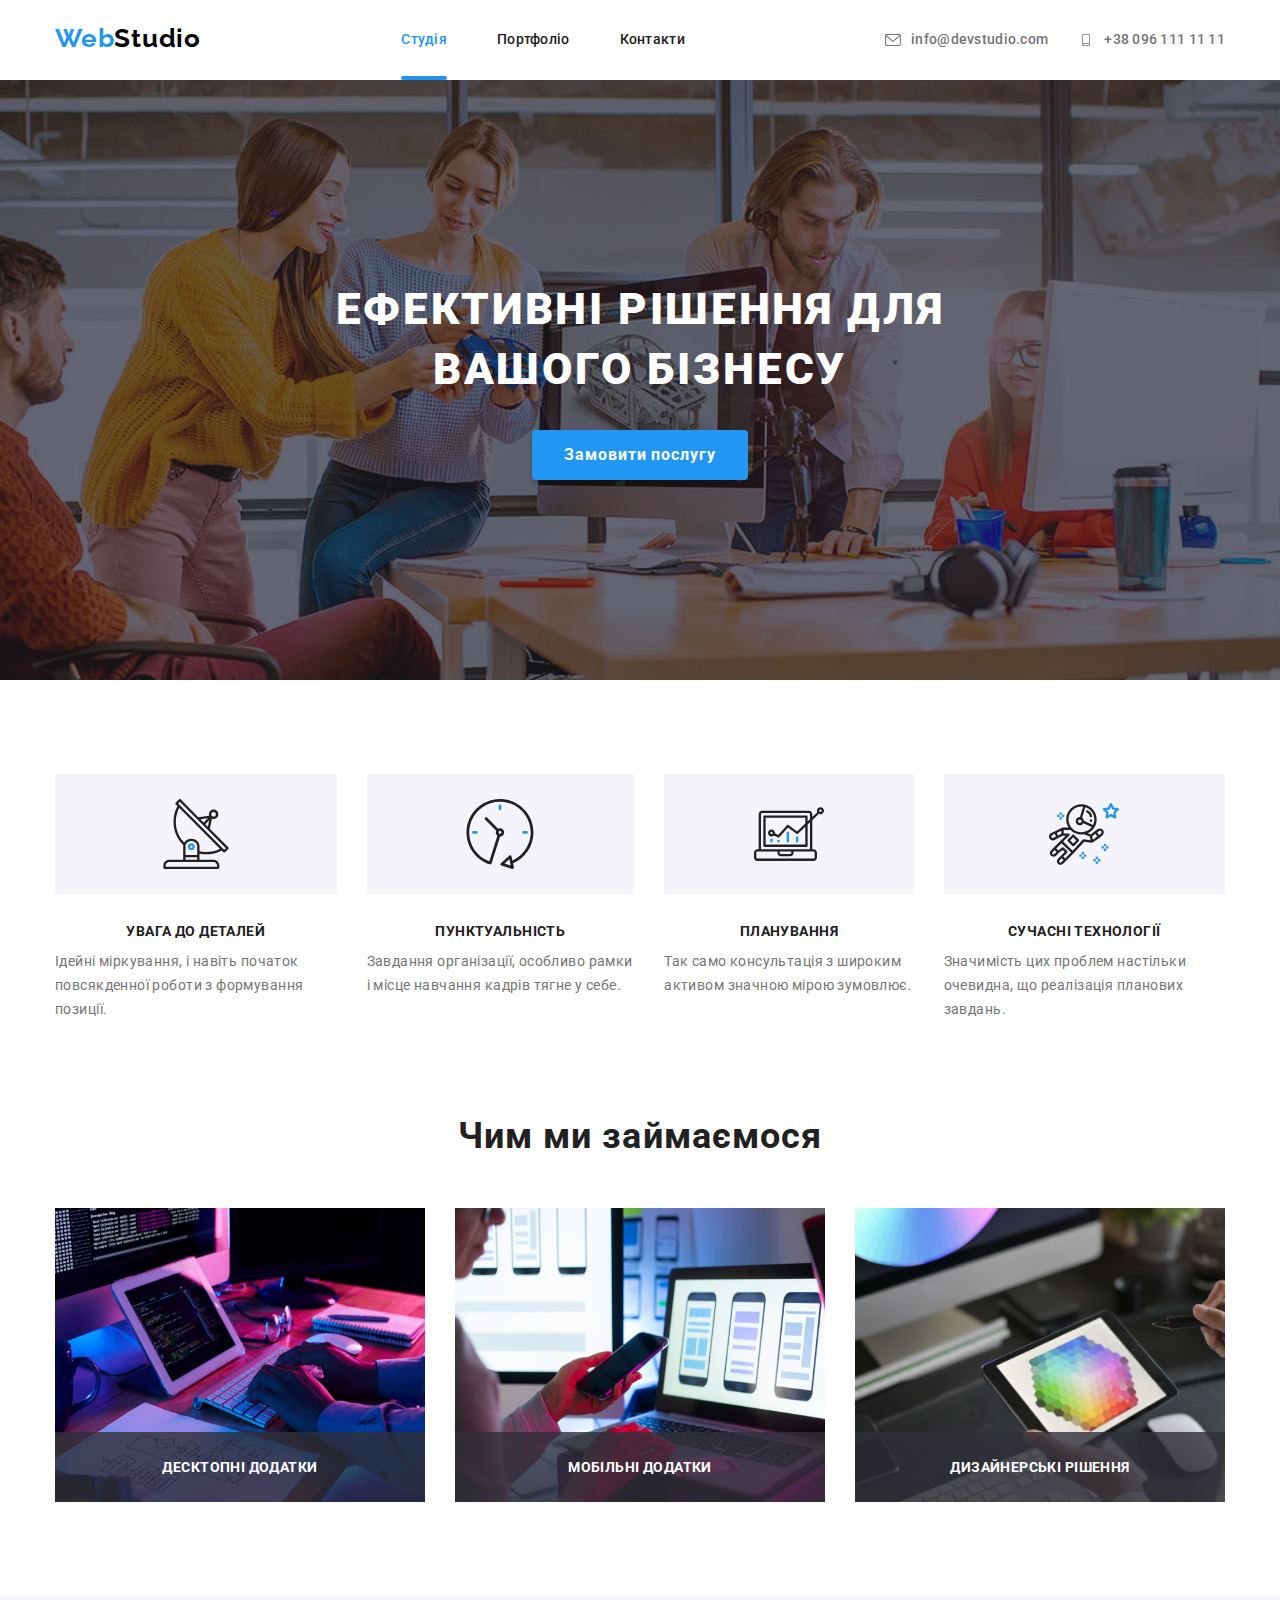
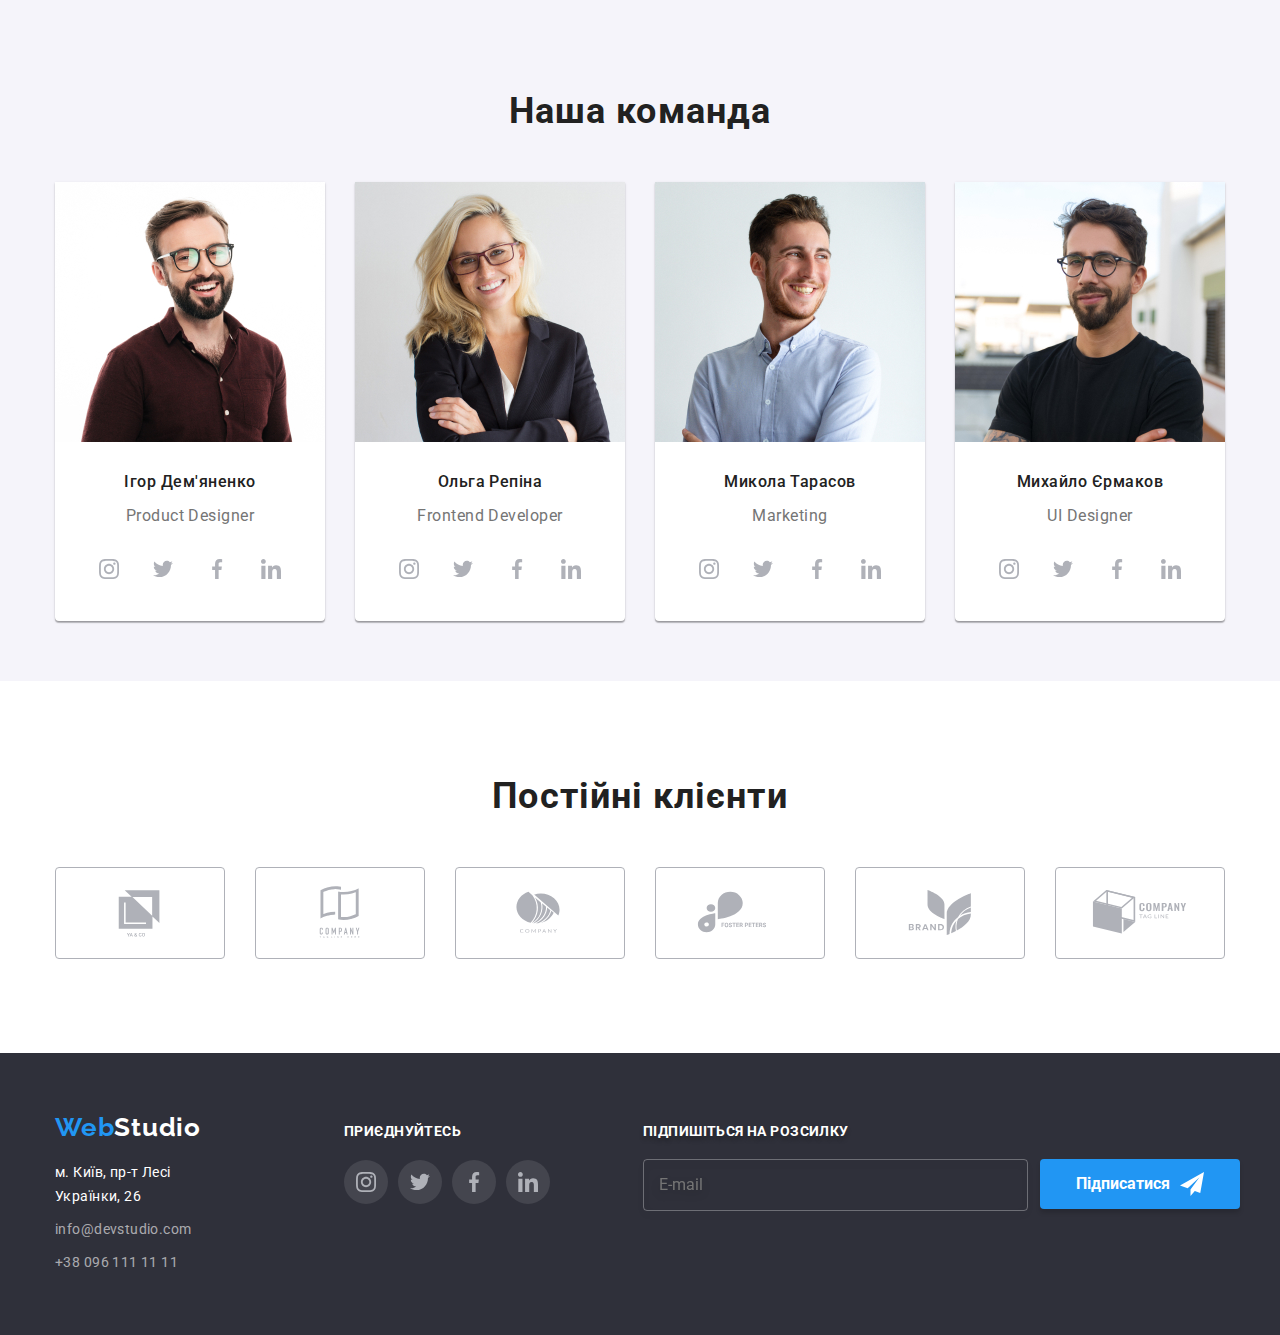
<file: index.html>
<!DOCTYPE html>
<html lang="uk">
  <head>
    <meta charset="UTF-8" />
    <meta http-equiv="X-UA-Compatible" content="IE=edge" />
    <meta name="viewport" content="width=device-width, initial-scale=1.0" />
    <title>Document</title>

    <link rel="preconnect" href="https://fonts.googleapis.com" />
    <link rel="preconnect" href="https://fonts.gstatic.com" crossorigin />
    <link
      href="https://fonts.googleapis.com/css2?family=Raleway:wght@700&family=Roboto:wght@400;500;700;900&display=swap"
      rel="stylesheet"
    />

    <link rel="stylesheet" href="css/main.min.css" />
  </head>

  <body class="body">
    <header class="header" id="header">
      <div class="header__container">
        <a class="logo header__logo link" href="#"
          ><span class="logo--text-blue">Web</span>Studio</a
        >
        <nav class="menu">
          <ul class="menu__list">
            <li class="menu__item">
              <a class="menu__link menu__link-active link" href="#hero"
                >Студія</a
              >
            </li>
            <li class="menu__item">
              <a class="menu__link link" href="./portfolio.html">Портфоліо</a>
              <div class="menu-line"></div>
            </li>
            <li class="menu__item">
              <a class="menu__link link" href="#footer">Контакти</a>
            </li>
          </ul>
        </nav>

        <ul class="contact__list">
          <li class="contact__item">
            <a
              class="contact__link link"
              href="mailto:info@devstudio.com"
              aria-label="mail"
            >
              <svg class="contact__icon">
                <use href="./images/icons.svg#icon-envelope"></use>
              </svg>
              info@devstudio.com</a
            >
          </li>
          <li class="contact__item">
            <a
              class="contact__link link"
              href="tel:+380961111111"
              aria-label="smartphone"
            >
              <svg class="contact__icon">
                <use href="./images/icons.svg#icon-smartphone"></use>
              </svg>
              +38 096 111 11 11</a
            >
          </li>
        </ul>

        <button class="menu__btn js-open-menu">
          <svg width="40" height="40">
            <use href="./images/icons.svg#icon-menu"></use>
          </svg>
        </button>
      </div>

      <div class="menu-box js-menu-container">
        <ul class="menu-box__list">
          <li class="menu-box__item">
            <a class="menu-box__link menu__link-active link" href="">Студія</a>
          </li>
          <li class="menu-box__item">
            <a class="menu-box__link link" href="./portfolio.html">Портфоліо</a>
          </li>
          <li class="menu-box__item">
            <a class="menu-box__link link" href="">Контакти</a>
          </li>
        </ul>

        <div class="menu-box__contacts">
          <a class="menu-box__tel link" href="tel:+380961111111">
            +38 096 111 11 11</a
          >

          <a class="menu-box__mail link" href="mailto:info@devstudio.com">
            info@devstudio.com</a
          >

          <ul class="box-social">
            <li class="box-social__item">
              <a href="" class="box-social__link link">Instagram</a>
            </li>
            <li class="box-social__item">
              <a href="" class="box-social__link link">Twitter</a>
            </li>
            <li class="box-social__item">
              <a href="" class="box-social__link link">Facebook</a>
            </li>
            <li class="box-social__item">
              <a href="" class="box-social__link link">LinkedIn</a>
            </li>
          </ul>
        </div>

        <button class="box__close-btn js-close-menu" type="button">
          <svg class="box__img" width="18" height="18">
            <use href="./images/icons.svg#icon-box-close"></use>
          </svg>
        </button>
      </div>
    </header>

    <main class="main">
      <section class="hero" id="hero">
        <h1 class="hero__title">
          Ефективні рішення для <br />
          вашого бізнесу
        </h1>
        <button class="hero__btn btn" type="button" data-modal-open>
          Замовити послугу
        </button>
        <div class="hero__overlay"></div>
      </section>

      <section class="about-us container">
        <h2 class="about-us__title">Наші переваги</h2>
        <ul class="about-us__table">
          <li class="about-us__item">
            <div class="about-us__box">
              <svg class="about-us__icon" width="70" height="70">
                <use href="./images/icons.svg#icon-antenna"></use>
              </svg>
            </div>

            <div class="about-us__description">
              <h3 class="about-us__advantage">УВАГА ДО ДЕТАЛЕЙ</h3>
              <p class="about-us__details">
                Ідейні міркування, і навіть початок повсякденної роботи з
                формування позиції.
              </p>
            </div>
          </li>

          <li class="about-us__item">
            <div class="about-us__box">
              <svg class="about-us__icon" width="70" height="70">
                <use href="./images/icons.svg#icon-clock"></use>
              </svg>
            </div>
            <div class="about-us__description">
              <h3 class="about-us__advantage">ПУНКТУАЛЬНІСТЬ</h3>
              <p class="about-us__details">
                Завдання організації, особливо рамки і місце навчання кадрів
                тягне у себе.
              </p>
            </div>
          </li>

          <li class="about-us__item">
            <div class="about-us__box">
              <svg class="about-us__icon" width="70" height="70">
                <use href="./images/icons.svg#icon-diagram"></use>
              </svg>
            </div>
            <div class="about-us__description">
              <h3 class="about-us__advantage">ПЛАНУВАННЯ</h3>
              <p class="about-us__details">
                Так само консультація з широким активом значною мірою зумовлює.
              </p>
            </div>
          </li>

          <li class="about-us__item">
            <div class="about-us__box">
              <svg class="about-us__icon" width="70" height="70">
                <use href="./images/icons.svg#icon-astronaut"></use>
              </svg>
            </div>
            <div class="about-us__description">
              <h3 class="about-us__advantage">СУЧАСНІ ТЕХНОЛОГІЇ</h3>
              <p class="about-us__details">
                Значимість цих проблем настільки очевидна, що реалізація
                планових завдань.
              </p>
            </div>
          </li>
        </ul>
      </section>

      <section class="what-we-do container">
        <h2 class="title">Чим ми займаємося</h2>

        <ul class="what-we-do__list">
          <li class="what-we-do__item">
            <img
              class="what-we-do__img"
              src="./images/what-we-do/work.jpg"
              alt="Праця з кодом на планшеті"
              height="294"
              width="370"
            />
            <div class="what-we-do__overlay">
              <p class="what-we-do__description">Десктопні додатки</p>
            </div>
          </li>
          <li class="what-we-do__item">
            <img
              class="what-we-do__img"
              src="./images/what-we-do/tablet.jpg"
              alt="Адаптація мобільного додатку на планшеті"
              height="294"
              width="370"
            />
            <div class="what-we-do__overlay">
              <p class="what-we-do__description">Мобільні додатки</p>
            </div>
          </li>
          <li class="what-we-do__item">
            <img
              class="what-we-do__img"
              src="./images/what-we-do/colors.jpg"
              alt="Палітра кольорів на планшеті"
              height="294"
              width="370"
            />
            <div class="what-we-do__overlay">
              <p class="what-we-do__description">Дизайнерські рішення</p>
            </div>
          </li>
        </ul>
      </section>

      <section class="team">
        <div class="team__container container">
          <h2 class="title">Наша команда</h2>
          <ul class="team__list">
            <li class="team__item">
              <picture>
                <source
                  srcset="
                    ./images/teams/demianenko-desktop.jpg    1x,
                    ./images/teams/demianenko-desktop@2x.jpg 2x
                  "
                  media="(min-width: 1200px)"
                />
                <source
                  srcset="
                    ./images/teams/demianenko-tablet.jpg    1x,
                    ./images/teams/demianenko-tablet@2x.jpg 2x
                  "
                  media="(min-width: 768px)"
                />
                <source
                  srcset="
                    ./images/teams/demianenko.jpg    1x,
                    ./images/teams/demianenko@2x.jpg 2x
                  "
                  media="(max-width: 767px)"
                />
                <img
                  src="./images/teams/demianenko-desktop.jpg"
                  alt="фото_дизайнера"
                />
              </picture>

              <div class="team__info">
                <h3 class="team__name">Ігор Дем'яненко</h3>
                <p class="team__post" lang="en">Product Designer</p>

                <ul class="social-networks">
                  <li class="social-networks__item">
                    <a
                      href="#"
                      class="social-networks__link"
                      aria-label="instagram"
                    >
                      <svg class="social-networks__icon" width="20" height="20">
                        <use href="./images/icons.svg#icon-instagram"></use>
                      </svg>
                    </a>
                  </li>
                  <li class="social-networks__item">
                    <a href="" class="social-networks__link" aria-label="">
                      <svg class="social-networks__icon" width="20" height="20">
                        <use href="./images/icons.svg#icon-twitter"></use>
                      </svg>
                    </a>
                  </li>
                  <li class="social-networks__item">
                    <a
                      href="#"
                      class="social-networks__link"
                      aria-label="facebook"
                    >
                      <svg class="social-networks__icon" width="20" height="20">
                        <use href="./images/icons.svg#icon-facebook"></use>
                      </svg>
                    </a>
                  </li>
                  <li class="social-networks__item">
                    <a
                      href="#"
                      class="social-networks__link"
                      aria-label="linkedin"
                    >
                      <svg class="social-networks__icon" width="20" height="20">
                        <use href="./images/icons.svg#icon-linkedin"></use>
                      </svg>
                    </a>
                  </li>
                </ul>
              </div>
            </li>

            <li class="team__item">
              <picture>
                <source
                  srcset="
                    ./images/teams/repina-desktop.jpg    1x,
                    ./images/teams/repina-desktop@2x.jpg 2x
                  "
                  media="(min-width: 1200px)"
                />
                <source
                  srcset="
                    ./images/teams/repina-tablet.jpg    1x,
                    ./images/teams/repina-tablet@2x.jpg 2x
                  "
                  media="(min-width: 768px)"
                />
                <source
                  srcset="
                    ./images/teams/repina.jpg    1x,
                    ./images/teams/repina@2x.jpg 2x
                  "
                  media="(max-width: 767px)"
                />
                <img
                  src="./images/teams/repina-desktop.jpg"
                  alt="фото_дизайнера"
                />
              </picture>

              <div class="team__info">
                <h3 class="team__name">Ольга Репіна</h3>
                <p class="team__post" lang="en">Frontend Developer</p>
                <ul class="social-networks">
                  <li class="social-networks__item">
                    <a
                      href="#"
                      class="social-networks__link"
                      aria-label="instagram"
                    >
                      <svg class="social-networks__icon" width="20" height="20">
                        <use href="./images/icons.svg#icon-instagram"></use>
                      </svg>
                    </a>
                  </li>
                  <li class="social-networks__item">
                    <a
                      href="#"
                      class="social-networks__link"
                      aria-label="twitter"
                    >
                      <svg class="social-networks__icon" width="20" height="20">
                        <use href="./images/icons.svg#icon-twitter"></use>
                      </svg>
                    </a>
                  </li>
                  <li class="social-networks__item">
                    <a
                      href="#"
                      class="social-networks__link"
                      aria-label="facebook"
                    >
                      <svg class="social-networks__icon" width="20" height="20">
                        <use href="./images/icons.svg#icon-facebook"></use>
                      </svg>
                    </a>
                  </li>
                  <li class="social-networks__item">
                    <a
                      href="#"
                      class="social-networks__link"
                      aria-label="linkedin"
                    >
                      <svg class="social-networks__icon" width="20" height="20">
                        <use href="./images/icons.svg#icon-linkedin"></use>
                      </svg>
                    </a>
                  </li>
                </ul>
              </div>
            </li>

            <li class="team__item">
              <picture>
                <source
                  srcset="
                    ./images/teams/tarasov-desktop.jpg    1x,
                    ./images/teams/tarasov-desktop@2x.jpg 2x
                  "
                  media="(min-width: 1200px)"
                />
                <source
                  srcset="
                    ./images/teams/tarasov-tablet.jpg    1x,
                    ./images/teams/tarasov-tablet@2x.jpg 2x
                  "
                  media="(min-width: 768px)"
                />
                <source
                  srcset="
                    ./images/teams/tarasov.jpg    1x,
                    ./images/teams/tarasov@2x.jpg 2x
                  "
                  media="(max-width: 767px)"
                />
                <img
                  src="./images/teams/tarasov-desktop.jpg"
                  alt="фото_дизайнера"
                />
              </picture>

              <div class="team__info">
                <h3 class="team__name">Микола Тарасов</h3>
                <p class="team__post" lang="en">Marketing</p>
                <ul class="social-networks">
                  <li class="social-networks__item">
                    <a
                      href="#"
                      class="social-networks__link"
                      aria-label="instagram"
                    >
                      <svg class="social-networks__icon" width="20" height="20">
                        <use href="./images/icons.svg#icon-instagram"></use>
                      </svg>
                    </a>
                  </li>
                  <li class="social-networks__item">
                    <a
                      href="#"
                      class="social-networks__link"
                      aria-label="twitter"
                    >
                      <svg class="social-networks__icon" width="20" height="20">
                        <use href="./images/icons.svg#icon-twitter"></use>
                      </svg>
                    </a>
                  </li>
                  <li class="social-networks__item">
                    <a
                      href="#"
                      class="social-networks__link"
                      aria-label="facebook"
                    >
                      <svg class="social-networks__icon" width="20" height="20">
                        <use href="./images/icons.svg#icon-facebook"></use>
                      </svg>
                    </a>
                  </li>
                  <li class="social-networks__item">
                    <a
                      href="#"
                      class="social-networks__link"
                      aria-label="linkedin"
                    >
                      <svg class="social-networks__icon" width="20" height="20">
                        <use href="./images/icons.svg#icon-linkedin"></use>
                      </svg>
                    </a>
                  </li>
                </ul>
              </div>
            </li>

            <li class="team__item">
              <picture>
                <source
                  srcset="
                    /images/teams/ermakov-desktop.jpg     1x,
                    ./images/teams/ermakov-desktop@2x.jpg 2x
                  "
                  media="(min-width: 1200px)"
                />
                <source
                  srcset="
                    ./images/teams/ermakov-tablet.jpg    1x,
                    ./images/teams/ermakov-tablet@2x.jpg 2x
                  "
                  media="(min-width: 768px)"
                />
                <source
                  srcset="
                    ./images/teams/ermakov.jpg    1x,
                    ./images/teams/ermakov@2x.jpg 2x
                  "
                  media="(max-width: 767px)"
                />
                <img
                  src="./images/teams/ermakov-desktop.jpg"
                  alt="фото_дизайнера"
                />
              </picture>

              <div class="team__info">
                <h3 class="team__name">Михайло Єрмаков</h3>
                <p class="team__post" lang="en">UI Designer</p>
                <ul class="social-networks">
                  <li class="social-networks__item">
                    <a
                      href="#"
                      class="social-networks__link"
                      aria-label="instagram"
                    >
                      <svg class="social-networks__icon" width="20" height="20">
                        <use href="./images/icons.svg#icon-instagram"></use>
                      </svg>
                    </a>
                  </li>
                  <li class="social-networks__item">
                    <a
                      href="#"
                      class="social-networks__link"
                      aria-label="twitter"
                    >
                      <svg class="social-networks__icon" width="20" height="20">
                        <use href="./images/icons.svg#icon-twitter"></use>
                      </svg>
                    </a>
                  </li>
                  <li class="social-networks__item">
                    <a
                      href="#"
                      class="social-networks__link"
                      aria-label="facebook"
                    >
                      <svg class="social-networks__icon" width="20" height="20">
                        <use href="./images/icons.svg#icon-facebook"></use>
                      </svg>
                    </a>
                  </li>
                  <li class="social-networks__item">
                    <a
                      href="#"
                      class="social-networks__link"
                      aria-label="linkedin"
                    >
                      <svg class="social-networks__icon" width="20" height="20">
                        <use href="./images/icons.svg#icon-linkedin"></use>
                      </svg>
                    </a>
                  </li>
                </ul>
              </div>
            </li>
          </ul>
        </div>
      </section>

      <section class="clients container">
        <h2 class="title">Постійні клієнти</h2>

        <ul class="clients__list">
          <li class="clients__item">
            <a class="clients__link" href="#">
              <svg class="clients__icon" width="106" height="60">
                <use href="./images/icons.svg#icon-client-1"></use>
              </svg>
            </a>
          </li>
          <li class="clients__item">
            <a class="clients__link" href="">
              <svg class="clients__icon" width="106" height="60">
                <use href="./images/icons.svg#icon-client-2"></use>
              </svg>
            </a>
          </li>
          <li class="clients__item">
            <a class="clients__link" href="">
              <svg class="clients__icon" width="106" height="60">
                <use href="./images/icons.svg#icon-client-3"></use>
              </svg>
            </a>
          </li>
          <li class="clients__item">
            <a class="clients__link" href="">
              <svg class="clients__icon" width="106" height="60">
                <use href="./images/icons.svg#icon-client-4"></use>
              </svg>
            </a>
          </li>
          <li class="clients__item">
            <a class="clients__link" href="">
              <svg class="clients__icon" width="106" height="60">
                <use href="./images/icons.svg#icon-client-5"></use>
              </svg>
            </a>
          </li>
          <li class="clients__item">
            <a class="clients__link" href="">
              <svg class="clients__icon" width="106" height="60">
                <use href="./images/icons.svg#icon-client-6"></use>
              </svg>
            </a>
          </li>
        </ul>
      </section>
    </main>

    <footer class="footer" id="footer">
      <section class="footer__section">
        <div class="footer__contacts">
          <a class="logo footer__logo link" href="#header"
            ><span class="logo--text-blue">Web</span>Studio</a
          >
          <address class="footer__contacts-details">
            <p class="footer__address">м. Київ, пр-т Лесі Українки, 26</p>
            <ul class="footer__list">
              <li class="footer__item">
                <a class="footer__link link" href="mailto:info@devstudio.com"
                  >info@devstudio.com</a
                >
              </li>
              <li class="footer__item">
                <a class="footer__link link" href="tel:+380961111111"
                  >+38 096 111 11 11</a
                >
              </li>
            </ul>
          </address>
        </div>
        <div class="footer__join">
          <p class="footer__text">приєднуйтесь</p>
          <ul class="social-networks">
            <li class="social-networks__item">
              <a
                href="#"
                class="social-networks__link social-networks__link--dark"
              >
                <svg class="social-networks__icon" width="20" height="20">
                  <use href="./images/icons.svg#icon-instagram"></use>
                </svg>
              </a>
            </li>
            <li class="social-networks__item">
              <a
                href=""
                class="social-networks__link social-networks__link--dark"
              >
                <svg class="social-networks__icon" width="20" height="20">
                  <use href="./images/icons.svg#icon-twitter"></use>
                </svg>
              </a>
            </li>
            <li class="social-networks__item">
              <a
                href=""
                class="social-networks__link social-networks__link--dark"
              >
                <svg class="social-networks__icon" width="20" height="20">
                  <use href="./images/icons.svg#icon-facebook"></use>
                </svg>
              </a>
            </li>
            <li class="social-networks__item">
              <a
                href=""
                class="social-networks__link social-networks__link--dark"
              >
                <svg class="social-networks__icon" width="20" height="20">
                  <use href="./images/icons.svg#icon-linkedin"></use>
                </svg>
              </a>
            </li>
          </ul>
        </div>

        <div class="footer__subscription">
          <form>
            <label class="footer__label" for="email"
              >Підпишіться на розсилку
            </label>

            <div class="footer__box">
              <input
                class="footer__field"
                type="email"
                name="email"
                id="email"
                placeholder="E-mail"
              />
              <button class="footer__btn btn" type="submit">
                Підписатися

                <svg class="footer__icon" width="24" height="24">
                  <use href="./images/icons.svg#icon-send"></use>
                </svg>
              </button>
            </div>
          </form>
        </div>
      </section>
    </footer>

    <div class="backdrop backdrop--is-hidden" data-modal>
      <div class="modal">
        <button class="modal__close-btn" type="button" data-modal-close>
          <svg class="modal__img" width="18" height="18">
            <use href="./images/icons.svg#icon-close"></use>
          </svg>
        </button>

        <form class="modal__form">
          <h2 class="modal__title">Залиште свої дані, ми вам передзвонимо</h2>

          <div class="modal__box">
            <label class="modal__name" for="name">Ім'я</label>
            <input class="modal__field" type="text" name="name" id="name" />
            <svg class="modal__svg" width="18" height="18">
              <use href="./images/icons.svg#icon-person-black"></use>
            </svg>
          </div>

          <div class="modal__box">
            <label class="modal__name" for="telephone">Телефон </label>
            <input
              class="modal__field"
              type="tel"
              name="telephone"
              id="telephone"
            />
            <svg class="modal__svg" width="18" height="18">
              <use href="./images/icons.svg#icon-phone-black"></use>
            </svg>
          </div>

          <div class="modal__box modal__box-mail">
            <label class="modal__name" for="mail">Пошта</label>
            <input class="modal__field" type="email" name="mail" id="mail" />
            <svg class="modal__svg" width="18" height="18">
              <use href="./images/icons.svg#icon-email-black"></use>
            </svg>
          </div>

          <div class="modal__box modal__box-comment">
            <label class="modal__name" for="comment">Коментар</label>
            <textarea
              class="modal__comment"
              name="comment"
              id="comment"
              cols="30"
              rows="10"
              placeholder="Введіть текст"
            ></textarea>
          </div>

          <label class="modal__box-confirm">
            <input class="modal__confirm" type="checkbox" name="confirm" />
            <svg class="modal__check-svg" width="18" height="18">
              <use href="./images/icons.svg#icon-check"></use>
            </svg>
            <span class="modal__description">
              Погоджуюся з розсилкою та приймаю
              <a class="modal__link" href="">Умови договору</a>
            </span>
          </label>

          <div class="modal__box-btn">
            <button class="form-btn btn" type="submit">Відправити</button>
          </div>
        </form>
      </div>
    </div>
    <script src="./js/modal.js"></script>
    <script src="./js/mobile-menu.js"></script>
  </body>
</html>
</file>
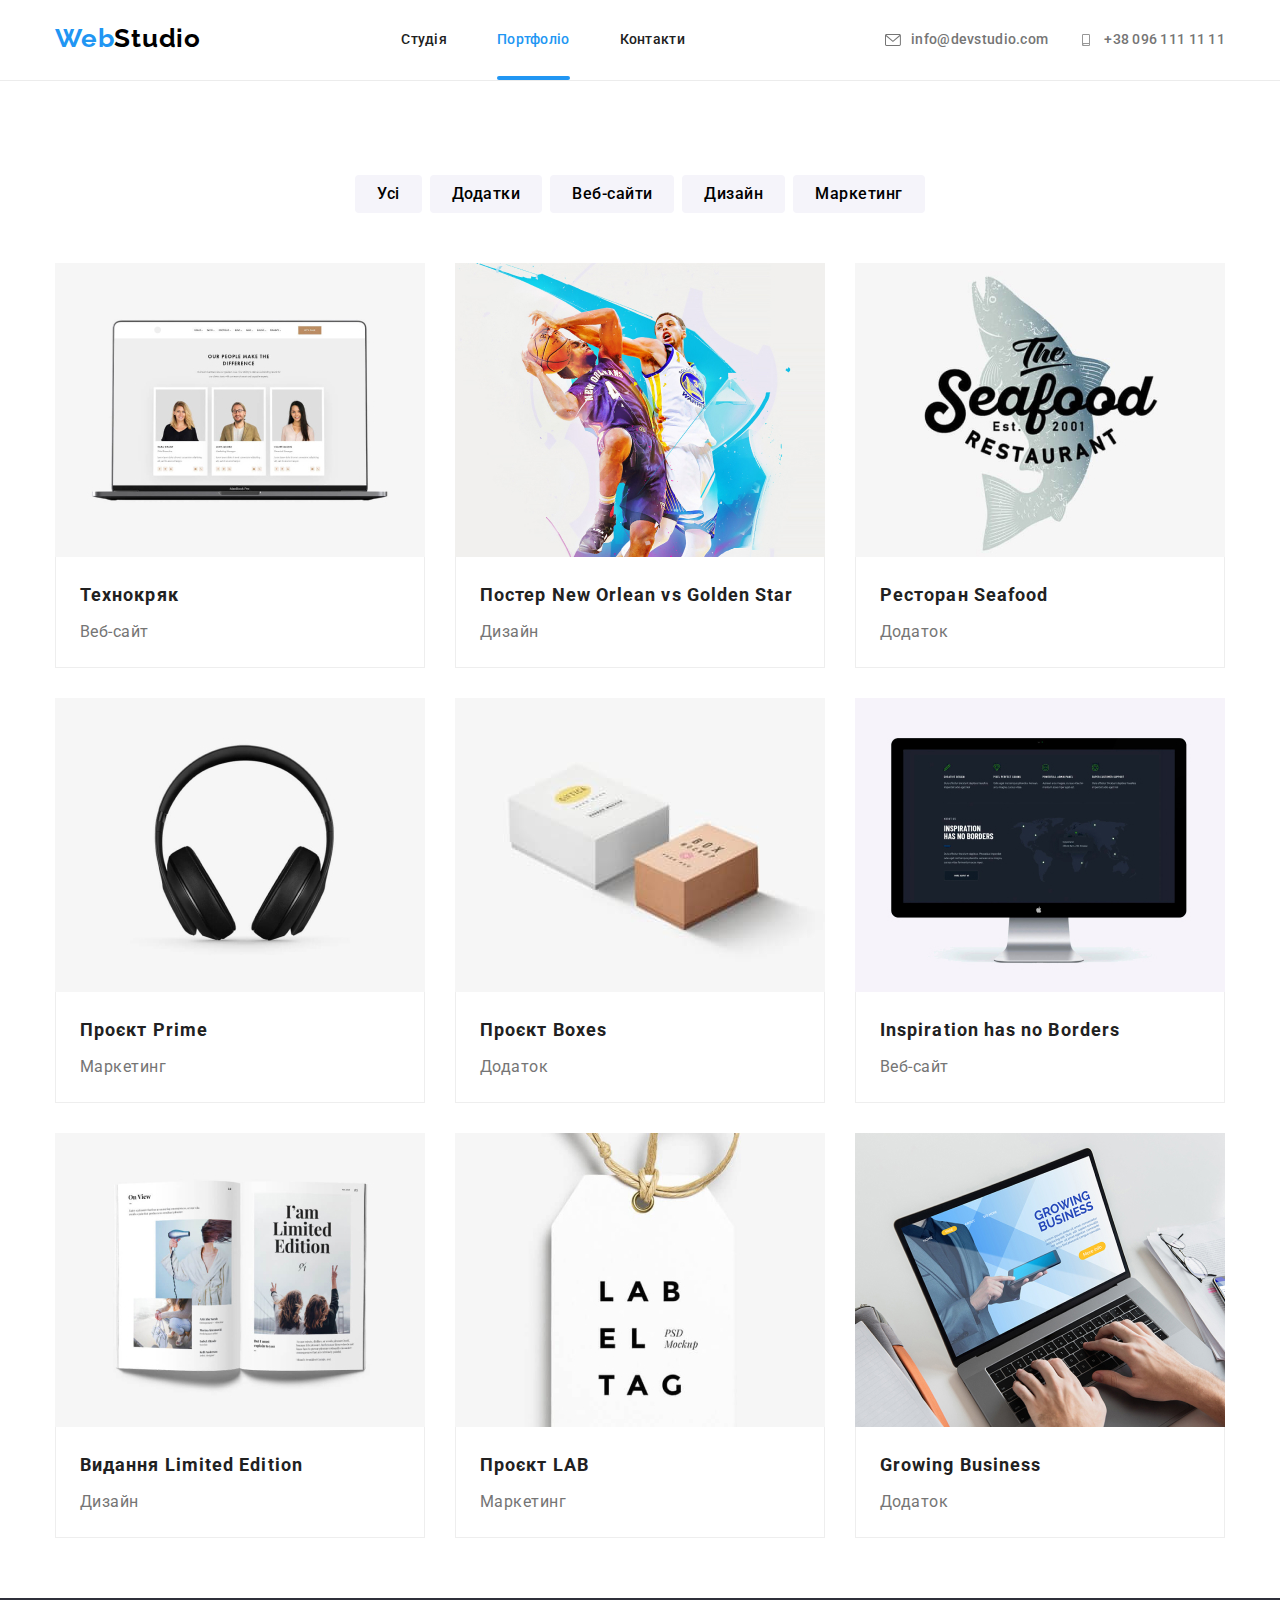
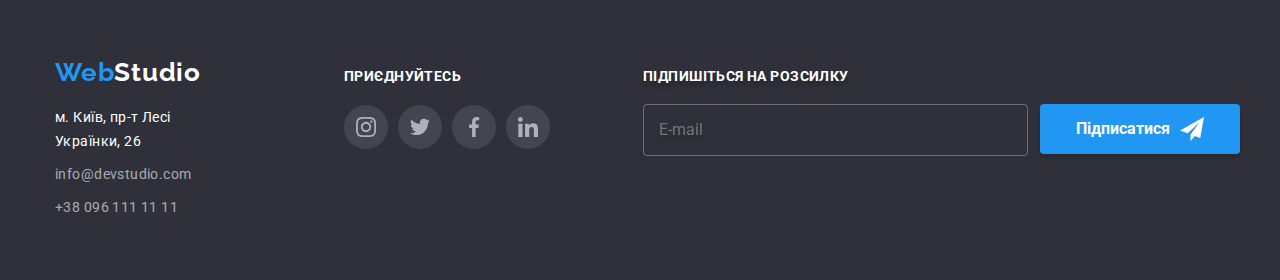
<file: portfolio.html>
<!DOCTYPE html>
<html lang="uk">
  <head>
    <meta charset="UTF-8" />
    <meta http-equiv="X-UA-Compatible" content="IE=edge" />
    <meta name="viewport" content="width=device-width, initial-scale=1.0" />
    <title>Document</title>
    <link rel="preconnect" href="https://fonts.googleapis.com" />
    <link rel="preconnect" href="https://fonts.gstatic.com" crossorigin />
    <link
      href="https://fonts.googleapis.com/css2?family=Raleway:wght@700&family=Roboto:wght@400;500;700;900&display=swap"
      rel="stylesheet"
    />
    <link rel="stylesheet" href="css/main.min.css" />
  </head>
  <body class="body">
    <header class="header" id="header">
      <div class="header__container">
        <a class="logo header__logo link" href="#"
          ><span class="logo--text-blue">Web</span>Studio</a
        >
        <nav class="menu">
          <ul class="menu__list">
            <li class="menu__item">
              <a class="menu__link link" href="./index.html">Студія</a>
            </li>
            <li class="menu__item">
              <a class="menu__link menu__link-active link" href="#"
                >Портфоліо</a
              >
            </li>
            <li class="menu__item">
              <a class="menu__link link" href="#footer">Контакти</a>
            </li>
          </ul>
        </nav>
        <ul class="contact__list">
          <li class="contact__item">
            <a
              class="contact__link link"
              aria-label="mail"
              href="mailto:info@devstudio.com"
            >
              <svg class="contact__icon" width="16" height="12">
                <use href="./images/icons.svg#icon-envelope"></use>
              </svg>
              info@devstudio.com</a
            >
          </li>
          <li class="contact__item">
            <a
              class="contact__link link"
              href="tel:+380961111111"
              aria-label="smartphone"
            >
              <svg class="contact__icon" width="10" height="16">
                <use href="./images/icons.svg#icon-smartphone"></use>
              </svg>
              +38 096 111 11 11</a
            >
          </li>
        </ul>
        <button class="menu__btn js-open-menu">
          <svg width="40" height="40">
            <use href="./images/icons.svg#icon-menu"></use>
          </svg>
        </button>
        </div>
        
        <div class="menu-box js-menu-container">
          <ul class="menu-box__list">
            <li class="menu-box__item">
              <a class="menu-box__link menu__link-active link" href="">Студія</a>
            </li>
            <li class="menu-box__item">
              <a class="menu-box__link link" href="./portfolio.html">Портфоліо</a>
            </li>
            <li class="menu-box__item">
              <a class="menu-box__link link" href="">Контакти</a>
            </li>
          </ul>
        
          <div class="menu-box__contacts">
            <a class="menu-box__tel link" href="tel:+380961111111">
              +38 096 111 11 11</a>
        
            <a class="menu-box__mail link" href="mailto:info@devstudio.com">
              info@devstudio.com</a>
        
            <ul class="box-social">
              <li class="box-social__item">
                <a href="" class="box-social__link link">Instagram</a>
              </li>
              <li class="box-social__item">
                <a href="" class="box-social__link link">Twitter</a>
              </li>
              <li class="box-social__item">
                <a href="" class="box-social__link link">Facebook</a>
              </li>
              <li class="box-social__item">
                <a href="" class="box-social__link link">LinkedIn</a>
              </li>
            </ul>
          </div>
        
          <button class="box__close-btn js-close-menu" type="button">
            <svg class="box__img" width="18" height="18">
              <use href="./images/icons.svg#icon-box-close"></use>
            </svg>
          </button>
        </div>
      </div>
    </header>

    <main>
      <section class="portfolio">
        <div class="portfolio__container container">
          <ul class="filter__list">
            <li class="filter__item">
              <button type="button" class="filter__btn">Усі</button>
            </li>
            <li class="filter__item">
              <button type="button" class="filter__btn">Додатки</button>
            </li>
            <li class="filter__item">
              <button type="button" class="filter__btn">Веб-сайти</button>
            </li>
            <li class="filter__item">
              <button type="button" class="filter__btn">Дизайн</button>
            </li>
            <li class="filter__item">
              <button type="button" class="filter__btn">Маркетинг</button>
            </li>
          </ul>

          <ul class="project__list">
            <li class="project__item">
              <a class="project__link" href="#">
                <div class="project__decor">
                  <img
                    class="project__img"
                    src="./images/projects/tehnokryak.jpg"
                    alt="Технокряк"
                  />
                  <div class="project__overlay">
                    <p class="project__overlay-text">
                      Ресурс пропонує комплексні пропозиції з різним рівнем
                      функціоналу та сервісів. Все це дозволить відвідувачу
                      отримати вичерпні відомості про компанію чи приватну
                      особу.
                    </p>
                  </div>
                </div>
                <div class="project__discription">
                  <h2 class="project__title">Технокряк</h2>
                  <p class="project__details">Веб-сайт</p>
                </div>
              </a>
            </li>

            <li class="project__item">
              <a class="project__link" href="#">
                <div class="project__decor">
                  <img
                    class="project__img"
                    src="./images/projects/neworleanvsgoldenstar.jpg"
                    alt="Постер New Orlean vs Golden Star"
                  />
                  <div class="project__overlay">
                    <p class="project__overlay-text">
                      Ресурс пропонує комплексні пропозиції з різним рівнем
                      функціоналу та сервісів. Все це дозволить відвідувачу
                      отримати вичерпні відомості про компанію чи приватну
                      особу.
                    </p>
                  </div>
                </div>
                <div class="project__discription">
                  <h2 class="project__title">
                    Постер New Orlean vs Golden Star
                  </h2>
                  <p class="project__details">Дизайн</p>
                </div>
              </a>
            </li>

            <li class="project__item">
              <a class="project__link" href="#">
                <div class="project__decor">
                  <img
                    class="project__img"
                    src="./images/projects/seafood.jpg"
                    alt="Ресторан Seafood"
                  />
                  <div class="project__overlay">
                    <p class="project__overlay-text">
                      Ресурс пропонує комплексні пропозиції з різним рівнем
                      функціоналу та сервісів. Все це дозволить відвідувачу
                      отримати вичерпні відомості про компанію чи приватну
                      особу.
                    </p>
                  </div>
                </div>
                <div class="project__discription">
                  <h2 class="project__title">Ресторан Seafood</h2>
                  <p class="project__details">Додаток</p>
                </div>
              </a>
            </li>

            <li class="project__item">
              <a class="project__link" href="#">
                <div class="project__decor">
                  <img
                    class="project__img"
                    src="./images/projects/prime.jpg"
                    alt="Проєкт Prime"
                  />
                  <div class="project__overlay">
                    <p class="project__overlay-text">
                      Ресурс пропонує комплексні пропозиції з різним рівнем
                      функціоналу та сервісів. Все це дозволить відвідувачу
                      отримати вичерпні відомості про компанію чи приватну
                      особу.
                    </p>
                  </div>
                </div>
                <div class="project__discription">
                  <h2 class="project__title">Проєкт Prime</h2>
                  <p class="project__details">Маркетинг</p>
                </div>
              </a>
            </li>

            <li class="project__item">
              <a class="project__link" href="#">
                <div class="project__decor">
                  <img
                    class="project__img"
                    src="./images/projects/boxes.jpg"
                    alt="Проєкт Boxes"
                  />
                  <div class="project__overlay">
                    <p class="project__overlay-text">
                      Ресурс пропонує комплексні пропозиції з різним рівнем
                      функціоналу та сервісів. Все це дозволить відвідувачу
                      отримати вичерпні відомості про компанію чи приватну
                      особу.
                    </p>
                  </div>
                </div>
                <div class="project__discription">
                  <h2 class="project__title">Проєкт Boxes</h2>
                  <p class="project__details">Додаток</p>
                </div>
              </a>
            </li>

            <li class="project__item">
              <a class="project__link" href="#">
                <div class="project__decor">
                  <img
                    class="project__img"
                    src="./images/projects/inspirationhasnoborders.jpg"
                    alt="Inspiration has no Borders"
                  />
                  <div class="project__overlay">
                    <p class="project__overlay-text">
                      Ресурс пропонує комплексні пропозиції з різним рівнем
                      функціоналу та сервісів. Все це дозволить відвідувачу
                      отримати вичерпні відомості про компанію чи приватну
                      особу.
                    </p>
                  </div>
                </div>
                <div class="project__discription">
                  <h2 class="project__title">Inspiration has no Borders</h2>
                  <p class="project__details">Веб-сайт</p>
                </div>
              </a>
            </li>

            <li class="project__item">
              <a class="project__link" href="#">
                <div class="project__decor">
                  <img
                    class="project__img"
                    src="./images/projects/limitededition.jpg"
                    alt="Видання Limited Edition"
                  />
                  <div class="project__overlay">
                    <p class="project__overlay-text">
                      Ресурс пропонує комплексні пропозиції з різним рівнем
                      функціоналу та сервісів. Все це дозволить відвідувачу
                      отримати вичерпні відомості про компанію чи приватну
                      особу.
                    </p>
                  </div>
                </div>
                <div class="project__discription">
                  <h2 class="project__title">Видання Limited Edition</h2>
                  <p class="project__details">Дизайн</p>
                </div>
              </a>
            </li>

            <li class="project__item">
              <a class="project__link" href="#">
                <div class="project__decor">
                  <img
                    class="project__img"
                    src="./images/projects/lab.jpg"
                    alt="Проєкт LAB"
                  />
                  <div class="project__overlay">
                    <p class="project__overlay-text">
                      Ресурс пропонує комплексні пропозиції з різним рівнем
                      функціоналу та сервісів. Все це дозволить відвідувачу
                      отримати вичерпні відомості про компанію чи приватну
                      особу.
                    </p>
                  </div>
                </div>
                <div class="project__discription">
                  <h2 class="project__title">Проєкт LAB</h2>
                  <p class="project__details">Маркетинг</p>
                </div>
              </a>
            </li>

            <li class="project__item">
              <a class="project__link" href="#">
                <div class="project__decor">
                  <img
                    class="project__img"
                    src="./images/projects/growingbusiness.jpg"
                    alt="Growing Business"
                  />
                  <div class="project__overlay">
                    <p class="project__overlay-text">
                      Ресурс пропонує комплексні пропозиції з різним рівнем
                      функціоналу та сервісів. Все це дозволить відвідувачу
                      отримати вичерпні відомості про компанію чи приватну
                      особу.
                    </p>
                  </div>
                </div>
                <div class="project__discription">
                  <h2 class="project__title">Growing Business</h2>
                  <p class="project__details">Додаток</p>
                </div>
              </a>
            </li>
          </ul>
        </div>
      </section>
    </main>

    <footer class="footer" id="footer">
      <section class="footer__section">
        <div class="footer__contacts">
          <a class="logo footer__logo link" href="#header"
            ><span class="logo--text-blue">Web</span>Studio</a
          >
          <address class="footer__contacts-details">
            <p class="footer__address">м. Київ, пр-т Лесі Українки, 26</p>
            <ul class="footer__list">
              <li class="footer__item">
                <a class="footer__link link" href="mailto:info@devstudio.com"
                  >info@devstudio.com</a
                >
              </li>
              <li class="footer__item">
                <a class="footer__link link" href="tel:+380961111111"
                  >+38 096 111 11 11</a
                >
              </li>
            </ul>
          </address>
        </div>
        <div class="footer__join">
          <p class="footer__text">приєднуйтесь</p>
          <ul class="social-networks">
            <li class="social-networks__item">
              <a
                href="#"
                class="social-networks__link social-networks__link--dark"
                aria-label="instagram"
              >
                <svg class="social-networks__icon" width="20" height="20">
                  <use href="./images/icons.svg#icon-instagram"></use>
                </svg>
              </a>
            </li>
            <li class="social-networks__item">
              <a
                href=""
                class="social-networks__link social-networks__link--dark"
                aria-label="twitter"
              >
                <svg class="social-networks__icon" width="20" height="20">
                  <use href="./images/icons.svg#icon-twitter"></use>
                </svg>
              </a>
            </li>
            <li class="social-networks__item">
              <a
                href=""
                class="social-networks__link social-networks__link--dark"
                aria-label="facebook"
              >
                <svg class="social-networks__icon" width="20" height="20">
                  <use href="./images/icons.svg#icon-facebook"></use>
                </svg>
              </a>
            </li>
            <li class="social-networks__item">
              <a
                href=""
                class="social-networks__link social-networks__link--dark"
                aria-label="linkedin"
              >
                <svg class="social-networks__icon" width="20" height="20">
                  <use href="./images/icons.svg#icon-linkedin"></use>
                </svg>
              </a>
            </li>
          </ul>
        </div>

        <div class="footer__subscription">
          <form>
            <label class="footer__label" for="email"
              >Підпишіться на розсилку
            </label>

            <div class="footer__box">
              <input
                class="footer__field"
                type="email"
                name="email"
                id="email"
                placeholder="E-mail"
              />
              <button class="footer__btn btn" type="submit">
                Підписатися
                <svg class="footer__icon" width="24" height="24">
                  <use href="./images/icons.svg#icon-send"></use>
                </svg>
              </button>
            </div>
          </form>
        </div>
      </section>
    </footer>
        <script src="./js/modal.js"></script>
        <script src="./js/mobile-menu.js"></script>
  </body>
</html>
</file>
<file: css/main.min.css>
/*! modern-normalize v1.1.0 | MIT License | https://github.com/sindresorhus/modern-normalize */*,::after,::before{box-sizing:border-box}html{-moz-tab-size:4;-o-tab-size:4;tab-size:4}html{line-height:1.15;-webkit-text-size-adjust:100%}body{margin:0}body{font-family:system-ui,-apple-system,"Segoe UI",Roboto,Helvetica,Arial,sans-serif,"Apple Color Emoji","Segoe UI Emoji"}hr{height:0;color:inherit}abbr[title]{-webkit-text-decoration:underline dotted;text-decoration:underline dotted}b,strong{font-weight:bolder}code,kbd,pre,samp{font-family:ui-monospace,SFMono-Regular,Consolas,"Liberation Mono",Menlo,monospace;font-size:1em}small{font-size:80%}sub,sup{font-size:75%;line-height:0;position:relative;vertical-align:baseline}sub{bottom:-0.25em}sup{top:-0.5em}table{text-indent:0;border-color:inherit}button,input,optgroup,select,textarea{font-family:inherit;font-size:100%;line-height:1.15;margin:0}button,select{text-transform:none}[type=button],[type=reset],[type=submit],button{-webkit-appearance:button}::-moz-focus-inner{border-style:none;padding:0}:-moz-focusring{outline:1px dotted ButtonText}:-moz-ui-invalid{box-shadow:none}legend{padding:0}progress{vertical-align:baseline}::-webkit-inner-spin-button,::-webkit-outer-spin-button{height:auto}[type=search]{-webkit-appearance:textfield;outline-offset:-2px}::-webkit-search-decoration{-webkit-appearance:none}::-webkit-file-upload-button{-webkit-appearance:button;font:inherit}summary{display:list-item}h1,h2,h3,p{margin:0}ul{margin:0;padding:0;list-style:none}.link{text-decoration:none}.modal__close-btn,.clients__link{display:flex;justify-content:center;align-items:center}img{display:block}.container{padding-bottom:94px;padding-left:15px;padding-right:15px}.title{margin:0 0 50px 0;font-weight:700;font-size:36px;line-height:1.17;text-align:center;letter-spacing:.03em}.btn{font-weight:700;font-size:16px;color:#fff;background-color:#2196f3;box-shadow:0px 4px 4px rgba(0,0,0,.15);border-radius:4px;border:none}body{position:relative;color:#212121;font-family:"Roboto",sans-serif;font-style:normal}.header__container{width:100%;padding:0 15px;margin:0 auto}@media screen and (min-width: 320px)and (max-width: 767px){.header__container{position:relative;width:480px}}@media screen and (min-width: 768px)and (max-width: 1199px){.header__container{display:flex;width:768px}}@media screen and (min-width: 1200px){.header__container{display:flex;width:1200px}}.header__logo{color:#212121}@media screen and (min-width: 320px)and (max-width: 767px){.header__logo{display:block;padding-top:16px;padding-bottom:16px;margin-left:auto}}@media screen and (min-width: 768px)and (max-width: 1199px){.header__logo{padding-top:26px;padding-bottom:26px}}@media screen and (min-width: 1200px){.header__logo{padding-top:24px;padding-bottom:25px;color:#000}}.logo{font-family:"Raleway",sans-serif;font-weight:700;letter-spacing:.03em;font-size:24px;line-height:1.1666666667}@media screen and (min-width: 1200px){.logo{font-size:26px;line-height:1.0769230769}}.logo--text-blue{color:#2196f3}.menu{margin-right:auto;margin-left:auto}.menu__list{display:flex;gap:50px}@media screen and (min-width: 320px)and (max-width: 767px){.menu__list{display:none}}@media screen and (min-width: 320px)and (max-width: 767px){.menu__btn{position:absolute;top:10px;right:15px;border:none;background-color:rgba(0,0,0,0)}}@media screen and (min-width: 768px)and (max-width: 1199px){.menu__btn{display:none}}@media screen and (min-width: 1200px){.menu__btn{display:none}}.menu__link{position:relative;display:block;font-weight:500;font-size:14px;line-height:1.14;letter-spacing:.02em;padding-top:32px;padding-bottom:32px;color:inherit;transition:color var(--animation-duration) var(--animation-timing-function)}.menu__link:hover,.menu__link:focus{color:#2196f3}.menu__link-active{color:#2196f3}.menu__link-active::after{display:block;content:" ";width:100%;height:4px;position:absolute;left:0;bottom:0;background-color:#2196f3;border-radius:2px}@media screen and (min-width: 320px)and (max-width: 767px){.menu__link-active::after{display:none}}@media screen and (min-width: 320px)and (max-width: 767px){.contact__list{display:none}}@media screen and (min-width: 768px)and (max-width: 1199px){.contact__list{display:flex;flex-direction:column;gap:10px;justify-content:center}}@media screen and (min-width: 1200px){.contact__list{display:flex;gap:30px}}.contact__link{font-weight:500;letter-spacing:.02em;color:#757575;transition:color 250ms cubic-bezier(0.4, 0, 0.2, 1)}@media screen and (min-width: 768px)and (max-width: 1199px){.contact__link{font-size:12px;line-height:1.1666666667}}@media screen and (min-width: 1200px){.contact__link{display:flex;justify-content:center;align-items:center;padding-top:32px;padding-bottom:32px;font-size:14px;line-height:1.14}}.contact__icon{fill:currentColor;width:14px;height:10px}@media screen and (min-width: 768px)and (max-width: 1199px){.contact__icon{margin-right:8px}}@media screen and (min-width: 1200px){.contact__icon{width:16px;height:12px;margin-right:10px}}.contact__link:hover,.contact__link:focus{color:#2196f3}@media screen and (min-width: 320px)and (max-width: 767px){.menu-box{display:flex;flex-direction:column;justify-content:space-between;outline:1px solid khaki;font-weight:500;letter-spacing:.02em;position:fixed;background-color:#fff;color:#212121;width:100%;height:100%;top:0;left:0;z-index:3;padding:48px 40px;transform:translateX(150%);transition:transform 250ms cubic-bezier(0.4, 0, 0.2, 1)}}@media screen and (min-width: 768px)and (max-width: 1199px){.menu-box{display:none}}@media screen and (min-width: 1200px){.menu-box{display:none}}.menu-box__list{font-weight:500;font-size:40px;line-height:1.175;letter-spacing:.02em;color:#212121}.menu-box__item{margin-bottom:37px}.menu-box__link{color:inherit}.menu-box__contacts{display:flex;flex-direction:column;justify-content:flex-end}.menu-box__tel{display:inline-block;margin-bottom:32px;font-size:34px;line-height:1.1764705882;color:#2196f3}.menu-box__mail{display:inline-block;margin-bottom:64px;font-size:24px;line-height:1.1666666667;letter-spacing:.02em;color:#757575}.menu-box.is-open{transform:translateX(0)}.menu__link-active{color:#2196f3}.box-social{display:flex;gap:10px;margin-top:auto;margin-bottom:0}.box-social__item{padding-right:10px}.box-social__item:not(:last-child){border-right:1px solid rgba(33,33,33,.2)}.box-social__link{font-weight:500;font-size:18px;line-height:1.2222222222;letter-spacing:.02em;color:#2196f3}.box__close-btn{display:flex;justify-content:center;align-items:center;position:absolute;width:40px;height:40px;top:10px;right:15px;transition:fill 250ms cubic-bezier(0.4, 0, 0.2, 1);background-color:rgba(0,0,0,0);border:none}.box__close-btn:active{fill:#2196f3}.hero{position:relative;width:100%;max-width:1600px;height:auto;text-align:center;margin:0 auto;background-position:center;background-size:cover;background-color:#2f303a;background-image:url(../images/hero/hero-mobile.jpg)}@media(min-device-pixel-ratio: 2),(-webkit-min-device-pixel-ratio: 2),(min-resolution: 192dpi),(min-resolution: 2dppx){.hero{background-image:url(../images/hero/hero-mobile@2x.jpg)}}@media screen and (min-width: 320px)and (max-width: 767px){.hero{padding:118px 0;background-image:url(../images/hero/hero-mobile.jpg);width:480px}}@media screen and (min-width: 320px)and (max-width: 767px)and (min-device-pixel-ratio: 2),screen and (min-width: 320px)and (max-width: 767px)and (-webkit-min-device-pixel-ratio: 2),screen and (min-width: 320px)and (max-width: 767px)and (min-resolution: 192dpi),screen and (min-width: 320px)and (max-width: 767px)and (min-resolution: 2dppx){.hero{background-image:url(../images/hero/hero-mobile@2x.jpg)}}@media screen and (min-width: 768px)and (max-width: 1199px){.hero{width:768px;padding:118px 0;background-image:url(../images/hero/hero-tablet.jpg)}}@media screen and (min-width: 768px)and (max-width: 1199px)and (min-device-pixel-ratio: 2),screen and (min-width: 768px)and (max-width: 1199px)and (-webkit-min-device-pixel-ratio: 2),screen and (min-width: 768px)and (max-width: 1199px)and (min-resolution: 192dpi),screen and (min-width: 768px)and (max-width: 1199px)and (min-resolution: 2dppx){.hero{background-image:url(../images/hero/hero-tablet@2x.jpg)}}@media screen and (min-width: 1200px){.hero{min-width:1200px;padding:200px 0;margin:0 auto;background-image:url(../images/hero/hero-desktop.jpg)}}@media screen and (min-width: 1200px)and (min-device-pixel-ratio: 2),screen and (min-width: 1200px)and (-webkit-min-device-pixel-ratio: 2),screen and (min-width: 1200px)and (min-resolution: 192dpi),screen and (min-width: 1200px)and (min-resolution: 2dppx){.hero{background-image:url(../images/hero/hero-desktop@2x.jpg);background-size:cover}}.hero__overlay{position:absolute;width:100%;height:100%;top:0;left:0;background-color:rgba(47,48,58,.4)}.hero__title{position:relative;margin:0 0 30px 0;color:#fff;font-weight:900;letter-spacing:.06em;font-size:26px;line-height:1.6153846154;text-transform:uppercase;z-index:1}@media screen and (min-width: 1200px){.hero__title{font-size:44px;line-height:1.36}}.hero__btn{position:relative;padding:10px 24px;line-height:1.88;letter-spacing:.06em;transition:background-color 250ms cubic-bezier(0.4, 0, 0.2, 1);z-index:1}@media screen and (min-width: 1200px){.hero__btn{padding:10px 32px;line-height:1.88;letter-spacing:.06em}}.hero__btn:active{background-color:#188ce8}.about-us{width:100%;margin:0 auto}@media screen and (min-width: 320px)and (max-width: 767px){.about-us{width:480px;padding:60px 15px}}@media screen and (min-width: 768px)and (max-width: 1199px){.about-us{width:768px;display:flex;padding:60px 15px}}@media screen and (min-width: 1200px){.about-us{width:1200px;display:flex;padding-top:94px}}.about-us__title{position:absolute;width:1px;height:1px;margin:-1px;border:0;padding:0;white-space:nowrap;-webkit-clip-path:inset(100%);clip-path:inset(100%);clip:rect(0 0 0 0);overflow:hidden}@media screen and (min-width: 320px)and (max-width: 767px){.about-us__table{margin:-15px}}@media screen and (min-width: 768px)and (max-width: 1199px){.about-us__table{display:flex;flex-wrap:wrap;gap:30px}}@media screen and (min-width: 1200px){.about-us__table{display:flex;margin:-15px}}.about-us__box{display:flex;justify-content:center;align-items:center;background-color:#f5f4fa;padding:25px 0;margin-bottom:30px}@media screen and (min-width: 320px)and (max-width: 767px){.about-us__item{margin:15px}}@media screen and (min-width: 768px)and (max-width: 1199px){.about-us__item{width:calc((100% - 30px)/2)}}@media screen and (min-width: 1200px){.about-us__item{margin:15px}}.about-us__advantage{margin-bottom:10px;text-align:center;font-weight:700;font-size:14px;line-height:1.14;letter-spacing:.03em;text-transform:uppercase}@media screen and (min-width: 768px)and (max-width: 1199px){.about-us__advantage{text-align:start}}.about-us__details{font-weight:400;font-size:14px;line-height:1.71;letter-spacing:.03em;color:#757575}@media screen and (min-width: 320px)and (max-width: 767px){.what-we-do{display:none}}@media screen and (min-width: 768px)and (max-width: 1199px){.what-we-do{display:none}}@media screen and (min-width: 1200px){.what-we-do{width:1200px;margin:0 auto}.what-we-do__list{display:flex;justify-content:center;margin:-15px}.what-we-do__item{margin:15px;position:relative}.what-we-do__overlay{display:flex;justify-content:center;align-items:center;position:absolute;width:100%;bottom:0;left:0;height:70px;background-color:rgba(47,48,58,.8)}.what-we-do__description{font-weight:700;font-size:14px;line-height:1.1428571429;text-align:center;letter-spacing:.03em;text-transform:uppercase;color:#fff}}.team{width:100%;background-color:#f5f4fa}.team__container{background-color:#f5f4fa;margin:0 auto;padding:60px 15px}@media screen and (min-width: 320px)and (max-width: 767px){.team__container{width:480px}}@media screen and (min-width: 768px)and (max-width: 1199px){.team__container{width:768px}}@media screen and (min-width: 1200px){.team__container{width:1200px;padding-top:94px}}.team__info{padding-bottom:24px;padding-top:30px}@media screen and (min-width: 1200px){.team__info{padding-bottom:30px}}.team__list{display:flex;gap:30px}@media screen and (min-width: 320px)and (max-width: 767px){.team__list{flex-direction:column}}@media screen and (min-width: 768px)and (max-width: 1199px){.team__list{justify-content:center;flex-wrap:wrap}}@media screen and (min-width: 1200px){.team__list{justify-content:center}}.team__name{margin:0 0 10px 0;text-align:center;font-weight:500;font-size:16px;line-height:1.19;letter-spacing:.03em}@media screen and (min-width: 320px)and (max-width: 767px){.team__name{margin-bottom:8px}}.team__item{background-color:#fff;box-shadow:0px 1px 3px rgba(0,0,0,.12),0px 1px 1px rgba(0,0,0,.14),0px 2px 1px rgba(0,0,0,.2);border-radius:0px 0px 4px 4px}@media screen and (min-width: 768px)and (max-width: 1199px){.team__item{width:calc((100% - 30px)/2)}}.team__post{text-align:center;margin-bottom:16px;color:#757575;font-weight:400;font-size:16px;line-height:1.88;letter-spacing:.03em}@media screen and (min-width: 320px)and (max-width: 767px){.title{margin-bottom:30px;font-size:28px;line-height:1.1785714286}}@media screen and (min-width: 768px)and (max-width: 1199px){.title{font-size:28px;line-height:1.1785714286}}.social-networks{display:flex;justify-content:center;align-items:center;gap:10px}.social-networks__link{display:flex;justify-content:center;align-items:center;width:44px;height:44px;border-radius:50%;color:#afb1b8;transition:color 250ms cubic-bezier(0.4, 0, 0.2, 1),background-color 250ms cubic-bezier(0.4, 0, 0.2, 1)}.social-networks__link:hover,.social-networks__link:focus{color:#fff;background-color:#2196f3}.social-networks__link--dark{background-color:rgba(255,255,255,.1)}.social-networks__icon{fill:currentColor}.clients{width:100%;margin:0 auto}@media screen and (min-width: 320px)and (max-width: 767px){.clients{width:480px;padding:60px 15px}}@media screen and (min-width: 768px)and (max-width: 1199px){.clients{width:768px;padding:60px 15px}}@media screen and (min-width: 1200px){.clients{width:1200px;padding-top:94px}}.clients__list{display:flex;justify-content:center;gap:30px}@media screen and (min-width: 320px)and (max-width: 767px){.clients__list{flex-wrap:wrap}}@media screen and (min-width: 768px)and (max-width: 1199px){.clients__list{flex-wrap:wrap}}@media screen and (min-width: 320px)and (max-width: 767px){.clients__item{width:calc((100% - 30px)/2)}}@media screen and (min-width: 768px)and (max-width: 1199px){.clients__item{width:calc((100% - 60px)/3)}}@media screen and (min-width: 1200px){.clients__item{width:calc((100% - 150px)/6)}}.clients__link{height:92px;color:#afb1b8;border:1px solid #afb1b8;border-radius:4px;transition:color 250ms cubic-bezier(0.4, 0, 0.2, 1),border 250ms cubic-bezier(0.4, 0, 0.2, 1)}.clients__link:hover,.clients__link:focus{border:1px solid #2196f3;color:#2196f3}.clients__icon{fill:currentColor}.footer{width:100%;background-color:#2f303a}.footer__section{background-color:#2f303a;margin:0 auto;padding:60px 0}@media screen and (min-width: 320px)and (max-width: 767px){.footer__section{width:480px;margin:0 auto;text-align:center}}@media screen and (min-width: 768px)and (max-width: 1199px){.footer__section{display:flex;align-items:baseline;justify-content:center;flex-wrap:wrap;width:768px;padding:60px 15px}}@media screen and (min-width: 1200px){.footer__section{width:1200px;display:flex;padding-left:15px;align-items:baseline}}.footer__logo{display:block;margin-bottom:20px;padding:0;color:#fff}@media screen and (min-width: 768px)and (max-width: 1199px){.footer__logo{text-align:center}}@media screen and (min-width: 1200px){.footer__logo{margin-right:0}}@media screen and (min-width: 768px)and (max-width: 1199px){.footer__contacts{text-align:center;margin-right:165px;margin-left:0;margin-bottom:60px}}@media screen and (min-width: 1200px){.footer__contacts{margin-right:70px}}.footer__contacts-details{font-style:inherit}@media screen and (min-width: 320px)and (max-width: 767px){.footer__contacts-details{margin-bottom:60px}}@media screen and (min-width: 768px)and (max-width: 1199px){.footer__item:not(:last-child){margin-bottom:8px}}@media screen and (min-width: 1200px){.footer__item:not(:last-child){margin-bottom:9px}}.footer__address{color:#fff;font-weight:400;font-size:14px;line-height:1.71;letter-spacing:.03em}@media screen and (min-width: 768px)and (max-width: 1199px){.footer__address{margin-bottom:8px}}@media screen and (min-width: 1200px){.footer__address{margin:0 0 9px 0;margin-right:60px}}.footer__link{color:rgba(255,255,255,.6);font-style:inherit;font-weight:400;font-size:14px;line-height:1.71;letter-spacing:.03em;transition:color 250ms cubic-bezier(0.4, 0, 0.2, 1)}.footer__link:hover,.footer__link:focus{color:#2196f3}.footer__text{margin-bottom:20px;font-weight:700;font-size:14px;line-height:1.14;letter-spacing:.03em;text-transform:uppercase;color:#fff}@media screen and (min-width: 768px)and (max-width: 1199px){.footer__text{text-align:center}}.footer__join{margin-bottom:60px}@media screen and (min-width: 1200px){.footer__join{margin-right:93px}}@media screen and (min-width: 768px)and (max-width: 1199px){.footer__subscription{display:flex;margin:0 auto}}.footer__box{margin:0 auto}@media screen and (min-width: 1200px){.footer__box{display:flex}}.footer__label{display:block;text-align:center;margin-bottom:20px;color:#fff;font-weight:700;font-size:14px;line-height:1.1428571429;letter-spacing:.03em;text-transform:uppercase;text-shadow:0px 4px 4px rgba(0,0,0,.25)}@media screen and (min-width: 1200px){.footer__label{display:flex;text-align:left}}.footer__field{padding:15px;font-weight:400;font-size:16px;line-height:1.25;color:rgba(255,255,255,.6);background-color:rgba(0,0,0,0);border:1px solid rgba(255,255,255,.3);filter:drop-shadow(0px 4px 4px rgba(0, 0, 0, 0.15));border-radius:4px}@media screen and (min-width: 320px)and (max-width: 767px){.footer__field{width:100%;margin-bottom:20px}}@media screen and (min-width: 768px)and (max-width: 1199px){.footer__field{width:100%;margin-bottom:20px;width:450px}}@media screen and (min-width: 1200px){.footer__field{align-items:baseline;margin-right:12px;min-width:385px}}.footer__btn{display:flex;justify-content:center;align-items:center;height:50px;width:200px;padding:0;margin:0 auto;line-height:1.875}.footer__icon{margin-left:10px}.backdrop{position:fixed;width:100%;height:100%;top:0;left:0;visibility:visible;opacity:1;z-index:3;background-color:rgba(0,0,0,.2);transition:opacity 250ms cubic-bezier(0.4, 0, 0.2, 1),visibility 250ms cubic-bezier(0.4, 0, 0.2, 1)}.backdrop.backdrop--is-hidden{opacity:0;visibility:hidden;pointer-events:none}.backdrop.backdrop--is-hidden .modal{transform:translate(-50%, -50%) scale(0.6)}.modal{padding:40px;position:absolute;top:50%;left:50%;transform:translate(-50%, -50%) scale(1);background-color:#fff;box-shadow:0px 1px 3px rgba(0,0,0,.12),0px 1px 1px rgba(0,0,0,.14),0px 2px 1px rgba(0,0,0,.2);border-radius:4px}@media screen and (min-width: 320px)and (max-width: 767px){.modal{min-width:450px;min-height:609px}}@media screen and (min-width: 1200px){.modal{min-width:528px;min-height:581px}}.modal__close-btn{position:absolute;width:30px;height:30px;top:8px;right:8px;background-color:rgba(0,0,0,0);border:1px solid rgba(0,0,0,.1);border-radius:50%;transition:fill 250ms cubic-bezier(0.4, 0, 0.2, 1)}.modal__close-btn:hover,.modal__close-btn:focus{fill:#2196f3}.modal__title{margin-bottom:12px;font-weight:700;font-size:20px;line-height:1.15;text-align:center;letter-spacing:.03em;color:#212121}.modal__box{display:flex;flex-direction:column;position:relative;margin-bottom:10px;font-style:normal;font-weight:400;font-size:12px;line-height:1.1666666667;letter-spacing:.01em;color:#757575}.modal__name{margin-bottom:4px}.modal__field{padding-left:42px;height:40px;border:1px solid rgba(33,33,33,.2);border-radius:4px;transition:border-color 250ms cubic-bezier(0.4, 0, 0.2, 1)}.modal__field:hover,.modal__field:focus,.modal__comment:hover,.modal__comment:focus{border-color:#2196f3}.modal__field:hover+.modal__svg,.modal__field:focus+.modal__svg{fill:#2196f3}.modal__svg{display:flex;justify-content:center;align-items:flex-end;position:absolute;top:29px;left:12px;transition:fill 250ms cubic-bezier(0.4, 0, 0.2, 1)}.modal__comment{padding:12px 16px;resize:none;border:1px solid rgba(33,33,33,.2);border-radius:4px;color:rgba(117,117,117,.5);transition:border 250ms cubic-bezier(0.4, 0, 0.2, 1)}.modal__comment::-moz-placeholder{color:rgba(117,117,117,.5)}.modal__comment:-ms-input-placeholder{color:rgba(117,117,117,.5)}.modal__comment::placeholder{color:rgba(117,117,117,.5)}.modal__box-confirm{display:flex;justify-content:center;position:relative;font-size:12px;line-height:2;letter-spacing:.03em;color:#757575;margin-bottom:30px}@media screen and (min-width: 1200px){.modal__box-confirm{font-size:14px;line-height:1.7142857143}}@media screen and (min-width: 320px)and (max-width: 767px){.modal__description{margin-left:20px}}.modal__box-comment{margin-bottom:20px}.modal__link{color:#2196f3}.modal__box-btn{display:flex;justify-content:center}.modal__confirm{width:1px;height:1px;margin:-1px;border:0;padding:0;white-space:nowrap;-webkit-clip-path:inset(100%);clip-path:inset(100%);clip:rect(0 0 0 0);overflow:hidden}.modal__confirm:checked+.modal__check-svg{background-color:#2196f3;border:1px solid #2196f3;border-radius:2px}.modal__check-svg{position:absolute;background-color:#fff;border:2px solid #212121;border-radius:2px}@media screen and (min-width: 320px)and (max-width: 767px){.modal__check-svg{left:2px;top:2px}}@media screen and (min-width: 768px)and (max-width: 1199px){.modal__check-svg{left:5px;top:2px}}@media screen and (min-width: 1200px){.modal__check-svg{top:50%;transform:translateY(-50%);left:5px}}.form-btn{padding:10px 52px;line-height:1.875;letter-spacing:.06em;transition:box-shadow 250ms cubic-bezier(0.4, 0, 0.2, 1),background-color 250ms cubic-bezier(0.4, 0, 0.2, 1)}.form-btn:hover,.form-btn:focus,.form-btn:active{box-shadow:0px 4px 4px rgba(0,0,0,.15);background-color:#188ce8}.portfolio{border-top:1px solid #ececec}.portfolio__container{margin:0 auto;padding:60px 15px}@media screen and (min-width: 320px)and (max-width: 767px){.portfolio__container{width:480px}}@media screen and (min-width: 768px)and (max-width: 1199px){.portfolio__container{width:768px}}@media screen and (min-width: 1200px){.portfolio__container{width:1200px;padding-top:94px}}.filter__list{display:flex;justify-content:flex-start;gap:15px 8px;padding:0}@media screen and (min-width: 320px)and (max-width: 767px){.filter__list{flex-wrap:wrap;max-width:326px;margin-bottom:40px}}@media screen and (min-width: 768px)and (max-width: 1199px){.filter__list{justify-content:center;margin-bottom:30px}}@media screen and (min-width: 1200px){.filter__list{justify-content:center;margin:0 0 50px 0}}.filter__btn{font-weight:500;font-size:16px;line-height:1.63;letter-spacing:.03em;border-radius:4px;border:none;background-color:#f5f4fa;padding:6px 22px;transition:box-shadow 250ms cubic-bezier(0.4, 0, 0.2, 1),color 250ms cubic-bezier(0.4, 0, 0.2, 1),background-color 250ms cubic-bezier(0.4, 0, 0.2, 1)}.filter__btn:hover,.filter__btn:focus{background-color:#2196f3;color:#fff;box-shadow:0px 3px 1px rgba(0,0,0,.1),0px 1px 2px rgba(0,0,0,.08),0px 2px 2px rgba(0,0,0,.12);border-radius:4px}.project__list{display:flex;flex-direction:column;flex-wrap:wrap;gap:30px}@media screen and (min-width: 768px)and (max-width: 1199px){.project__list{flex-direction:row;align-items:stretch;gap:30px}}@media screen and (min-width: 1200px){.project__list{flex-direction:row;gap:30px}}.project__item{width:100%}@media screen and (min-width: 768px)and (max-width: 1199px){.project__item{width:calc((100% - 30px)/2)}}@media screen and (min-width: 1200px){.project__item{width:calc((100% - 60px)/3)}}.project__img{width:450px;height:294px}@media screen and (min-width: 768px)and (max-width: 1199px){.project__img{width:auto}}@media screen and (min-width: 1200px){.project__img{width:auto}}.project__link{display:block;color:inherit;text-decoration:inherit;transition:background-color 250ms cubic-bezier(0.4, 0, 0.2, 1),box-shadow 250ms cubic-bezier(0.4, 0, 0.2, 1)}.project__link:hover,.project__link:focus{box-shadow:0px 1px 1px rgba(0,0,0,.12),0px 4px 4px rgba(0,0,0,.06),1px 4px 6px rgba(0,0,0,.16)}.project__discription{padding:20px 24px;border-right:1px solid #eee;border-left:1px solid #eee;border-bottom:1px solid #eee}.project__title{margin:0 0 4px 0;padding:0;font-weight:700;font-size:18px;line-height:2;letter-spacing:.06em}.project__decor{overflow:hidden;position:relative}.project__details{padding:0;color:#757575;font-weight:400;font-size:16px;line-height:1.88;letter-spacing:.03em}.project__overlay{text-align:left;padding:63px 24px;position:absolute;top:0;left:0;height:294px;width:100%;transform:translateY(100%);transition:transform 250ms cubic-bezier(0.4, 0, 0.2, 1);background:rgba(33,150,243,.9)}.project__overlay-text{font-weight:400;font-size:18px;line-height:1.5555555556;letter-spacing:.03em;color:#fff}.project__link:hover .project__overlay,.project__link:focus .project__overlay{transform:translate(0)}/*# sourceMappingURL=main.min.css.map */
</file>
